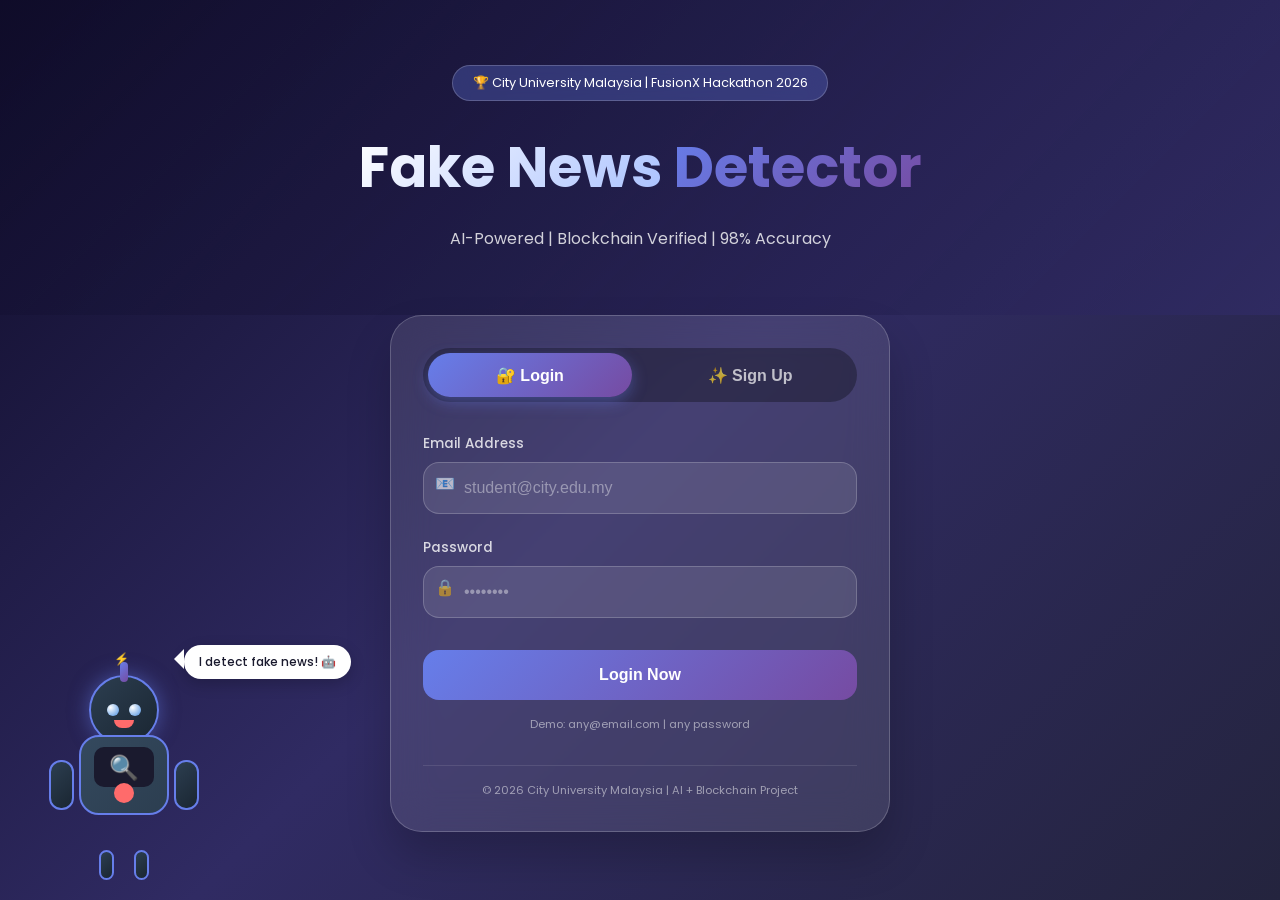
<file: index.html>
<!DOCTYPE html>
<html lang="en">
<head>
    <meta charset="UTF-8">
    <meta name="viewport" content="width=device-width, initial-scale=1.0">
    <title>Fake News Detector | City University</title>
    <link rel="stylesheet" href="style.css">
    <link href="https://fonts.googleapis.com/css2?family=Poppins:wght@300;400;500;600;700&display=swap" rel="stylesheet">
</head>
<body>
    <div class="particles" id="particles"></div>
    
    <div class="robot-container">
        <div class="robot">
            <div class="robot-head">
                <div class="robot-face">
                    <div class="robot-eye left-eye"></div>
                    <div class="robot-eye right-eye"></div>
                    <div class="robot-mouth"></div>
                </div>
                <div class="robot-antenna"></div>
            </div>
            <div class="robot-body">
                <div class="robot-screen" id="robotScreen">🔍</div>
                <div class="robot-button"></div>
            </div>
            <div class="robot-arm left-arm"></div>
            <div class="robot-arm right-arm"></div>
            <div class="robot-legs">
                <div class="robot-leg"></div>
                <div class="robot-leg"></div>
            </div>
        </div>
        <div class="robot-bubble" id="robotBubble">I detect fake news! 🤖</div>
    </div>

    <div class="hero-section">
        <div class="hero-overlay"></div>
        <div class="hero-content">
            <div class="hero-badge">🏆 City University Malaysia | FusionX Hackathon 2026</div>
            <h1 class="hero-title">
                <span class="glow-text">Fake News</span>
                <span class="gradient-text">Detector</span>
            </h1>
            <p class="hero-subtitle">AI-Powered | Blockchain Verified | 98% Accuracy</p>
        </div>
    </div>

    <div class="login-section-wrapper">
        <div class="login-card-modern">
            <div class="login-header">
                <div class="login-tabs-modern">
                    <button class="tab-btn-modern active" data-tab="login">🔐 Login</button>
                    <button class="tab-btn-modern" data-tab="signup">✨ Sign Up</button>
                </div>
            </div>

            <div id="login-form" class="auth-form active">
                <div class="input-group">
                    <label>Email Address</label>
                    <input type="email" id="login-email" placeholder="student@city.edu.my">
                    <span class="input-icon">📧</span>
                </div>
                <div class="input-group">
                    <label>Password</label>
                    <input type="password" id="login-password" placeholder="••••••••">
                    <span class="input-icon">🔒</span>
                </div>
                <button class="auth-btn" id="login-btn">Login Now</button>
                <p class="demo-hint">Demo: any@email.com | any password</p>
            </div>

            <div id="signup-form" class="auth-form">
                <div class="input-group">
                    <label>Full Name</label>
                    <input type="text" id="signup-name" placeholder="John Doe">
                    <span class="input-icon">👤</span>
                </div>
                <div class="input-group">
                    <label>Email Address</label>
                    <input type="email" id="signup-email" placeholder="student@city.edu.my">
                    <span class="input-icon">📧</span>
                </div>
                <div class="input-group">
                    <label>Password</label>
                    <input type="password" id="signup-password" placeholder="Create a strong password">
                    <span class="input-icon">🔒</span>
                </div>
                <div class="input-group">
                    <label>Confirm Password</label>
                    <input type="password" id="signup-confirm" placeholder="Confirm your password">
                    <span class="input-icon">✓</span>
                </div>
                <button class="auth-btn" id="signup-btn">Create Account</button>
            </div>

            <div class="login-footer">
                <p>© 2026 City University Malaysia | AI + Blockchain Project</p>
            </div>
        </div>
    </div>

    <script src="script.js"></script>
</body>
</html>
</file>
<file: style.css>
* {
    margin: 0;
    padding: 0;
    box-sizing: border-box;
}

body {
    font-family: 'Poppins', sans-serif;
    background: linear-gradient(135deg, #0f0c29 0%, #302b63 50%, #24243e 100%);
    min-height: 100vh;
    color: white;
}

/* ========== ANIMATED PARTICLES BACKGROUND ========== */
.particles {
    position: fixed;
    top: 0;
    left: 0;
    width: 100%;
    height: 100%;
    z-index: 0;
    pointer-events: none;
}

.particle {
    position: absolute;
    background: rgba(102, 126, 234, 0.5);
    border-radius: 50%;
    pointer-events: none;
    animation: floatParticle linear infinite;
}

@keyframes floatParticle {
    0% {
        transform: translateY(100vh) rotate(0deg);
        opacity: 0;
    }
    10% {
        opacity: 1;
    }
    90% {
        opacity: 1;
    }
    100% {
        transform: translateY(-20vh) rotate(360deg);
        opacity: 0;
    }
}

/* ========== ROBOT CHARACTER ========== */
.robot-container {
    position: fixed;
    bottom: 5%;
    left: 5%;
    z-index: 100;
    cursor: pointer;
    transition: transform 0.3s ease;
}

.robot-container:hover {
    transform: scale(1.05);
}

.robot {
    position: relative;
    width: 120px;
    height: 180px;
    animation: robotFloat 3s ease-in-out infinite;
}

@keyframes robotFloat {
    0%, 100% { transform: translateY(0px); }
    50% { transform: translateY(-10px); }
}

/* Robot Head */
.robot-head {
    position: absolute;
    top: 0;
    left: 50%;
    transform: translateX(-50%);
    width: 70px;
    height: 70px;
    background: linear-gradient(135deg, #2c3e50 0%, #1a2632 100%);
    border-radius: 50%;
    border: 2px solid #667eea;
    box-shadow: 0 0 20px rgba(102,126,234,0.5);
    animation: headGlow 2s ease-in-out infinite;
}

@keyframes headGlow {
    0%, 100% { box-shadow: 0 0 10px rgba(102,126,234,0.3); }
    50% { box-shadow: 0 0 25px rgba(102,126,234,0.8); }
}

.robot-face {
    position: relative;
    width: 100%;
    height: 100%;
    display: flex;
    justify-content: center;
    align-items: center;
    gap: 10px;
}

.robot-eye {
    width: 12px;
    height: 12px;
    background: #fff;
    border-radius: 50%;
    animation: blink 4s infinite;
}

@keyframes blink {
    0%, 90%, 100% { transform: scaleY(1); }
    95% { transform: scaleY(0.1); }
}

.left-eye, .right-eye {
    background: radial-gradient(circle at 30% 30%, #fff, #4a90e2);
}

.robot-mouth {
    position: absolute;
    bottom: 15px;
    left: 50%;
    transform: translateX(-50%);
    width: 20px;
    height: 8px;
    background: #ff6b6b;
    border-radius: 0 0 10px 10px;
    transition: all 0.3s;
}

.robot-container:hover .robot-mouth {
    width: 25px;
    background: #ff8787;
}

.robot-antenna {
    position: absolute;
    top: -15px;
    left: 50%;
    transform: translateX(-50%);
    width: 8px;
    height: 20px;
    background: linear-gradient(135deg, #667eea, #764ba2);
    border-radius: 4px;
}

.robot-antenna::before {
    content: "⚡";
    position: absolute;
    top: -12px;
    left: -6px;
    font-size: 12px;
    animation: spark 1s infinite;
}

@keyframes spark {
    0%, 100% { opacity: 0.5; transform: scale(0.8); }
    50% { opacity: 1; transform: scale(1.2); }
}

.robot-body {
    position: absolute;
    top: 60px;
    left: 50%;
    transform: translateX(-50%);
    width: 90px;
    height: 80px;
    background: linear-gradient(135deg, #34495e 0%, #2c3e50 100%);
    border-radius: 20px;
    border: 2px solid #667eea;
}

.robot-screen {
    position: absolute;
    top: 10px;
    left: 50%;
    transform: translateX(-50%);
    width: 60px;
    height: 40px;
    background: #1a1a2e;
    border-radius: 10px;
    display: flex;
    align-items: center;
    justify-content: center;
    font-size: 24px;
    animation: screenPulse 1.5s ease-in-out infinite;
}

@keyframes screenPulse {
    0%, 100% { box-shadow: 0 0 5px rgba(102,126,234,0.5); }
    50% { box-shadow: 0 0 15px rgba(102,126,234,0.8); }
}

.robot-button {
    position: absolute;
    bottom: 10px;
    left: 50%;
    transform: translateX(-50%);
    width: 20px;
    height: 20px;
    background: #ff6b6b;
    border-radius: 50%;
    animation: buttonPulse 1s infinite;
}

@keyframes buttonPulse {
    0%, 100% { transform: translateX(-50%) scale(1); background: #ff6b6b; }
    50% { transform: translateX(-50%) scale(1.2); background: #ff8787; }
}

.robot-arm {
    position: absolute;
    top: 85px;
    width: 25px;
    height: 50px;
    background: linear-gradient(135deg, #2c3e50, #1a2632);
    border-radius: 12px;
    border: 2px solid #667eea;
}

.left-arm {
    left: -15px;
    transform-origin: top right;
    animation: armSwingLeft 2s ease-in-out infinite;
}

.right-arm {
    right: -15px;
    transform-origin: top left;
    animation: armSwingRight 2s ease-in-out infinite;
}

@keyframes armSwingLeft {
    0%, 100% { transform: rotate(0deg); }
    50% { transform: rotate(-15deg); }
}

@keyframes armSwingRight {
    0%, 100% { transform: rotate(0deg); }
    50% { transform: rotate(15deg); }
}

.robot-legs {
    position: absolute;
    bottom: -25px;
    left: 50%;
    transform: translateX(-50%);
    display: flex;
    gap: 20px;
}

.robot-leg {
    width: 15px;
    height: 30px;
    background: linear-gradient(135deg, #2c3e50, #1a2632);
    border-radius: 8px;
    border: 2px solid #667eea;
    animation: legWalk 1s ease-in-out infinite;
}

.robot-leg:first-child {
    animation-delay: 0s;
}

.robot-leg:last-child {
    animation-delay: 0.5s;
}

@keyframes legWalk {
    0%, 100% { transform: translateY(0px); }
    50% { transform: translateY(-5px); }
}

.robot-bubble {
    position: absolute;
    top: -30px;
    left: 120px;
    background: white;
    color: #1a1a2e;
    padding: 8px 15px;
    border-radius: 20px;
    font-size: 12px;
    font-weight: 500;
    white-space: nowrap;
    animation: bubblePop 0.5s ease-out, bubbleFloat 3s ease-in-out infinite;
    box-shadow: 0 5px 15px rgba(0,0,0,0.2);
}

.robot-bubble::before {
    content: '';
    position: absolute;
    left: -10px;
    bottom: 10px;
    width: 0;
    height: 0;
    border: 10px solid transparent;
    border-right-color: white;
    border-left: 0;
}

@keyframes bubblePop {
    0% { transform: scale(0); opacity: 0; }
    80% { transform: scale(1.1); }
    100% { transform: scale(1); opacity: 1; }
}

@keyframes bubbleFloat {
    0%, 100% { transform: translateY(0px); }
    50% { transform: translateY(-5px); }
}

/* ========== HERO SECTION ========== */
.hero-section {
    position: relative;
    height: 35vh;
    display: flex;
    align-items: center;
    justify-content: center;
    text-align: center;
    overflow: hidden;
    z-index: 1;
}

.hero-overlay {
    position: absolute;
    top: 0;
    left: 0;
    right: 0;
    bottom: 0;
    background: linear-gradient(135deg, rgba(15,12,41,0.8) 0%, rgba(48,43,99,0.9) 100%);
    z-index: 1;
}

.hero-content {
    position: relative;
    z-index: 2;
}

.hero-badge {
    background: rgba(102, 126, 234, 0.3);
    backdrop-filter: blur(10px);
    display: inline-block;
    padding: 0.5rem 1.2rem;
    border-radius: 50px;
    font-size: 0.8rem;
    margin-bottom: 1.5rem;
    border: 1px solid rgba(255,255,255,0.2);
}

.hero-title {
    font-size: 3.5rem;
    font-weight: 700;
    margin-bottom: 1rem;
}

.glow-text {
    background: linear-gradient(135deg, #fff 0%, #a8c0ff 100%);
    -webkit-background-clip: text;
    -webkit-text-fill-color: transparent;
    background-clip: text;
}

.gradient-text {
    background: linear-gradient(135deg, #667eea 0%, #764ba2 100%);
    -webkit-background-clip: text;
    -webkit-text-fill-color: transparent;
    background-clip: text;
}

.hero-subtitle {
    color: rgba(255,255,255,0.8);
    font-size: 1rem;
}

/* ========== LOGIN CARD ========== */
.login-section-wrapper {
    display: flex;
    justify-content: center;
    align-items: center;
    padding: 2rem;
    margin-top: -2rem;
    z-index: 2;
    position: relative;
}

.login-card-modern {
    background: rgba(255, 255, 255, 0.1);
    backdrop-filter: blur(20px);
    border-radius: 32px;
    padding: 2rem;
    width: 100%;
    max-width: 500px;
    border: 1px solid rgba(255, 255, 255, 0.2);
    box-shadow: 0 25px 45px rgba(0,0,0,0.2);
}

.login-header {
    margin-bottom: 2rem;
}

.login-tabs-modern {
    display: flex;
    gap: 1rem;
    background: rgba(0,0,0,0.3);
    border-radius: 60px;
    padding: 0.3rem;
}

.tab-btn-modern {
    flex: 1;
    background: transparent;
    border: none;
    padding: 0.8rem;
    border-radius: 60px;
    color: rgba(255,255,255,0.7);
    font-weight: 600;
    cursor: pointer;
    transition: all 0.3s;
    font-size: 1rem;
}

.tab-btn-modern.active {
    background: linear-gradient(135deg, #667eea 0%, #764ba2 100%);
    color: white;
    box-shadow: 0 5px 15px rgba(102,126,234,0.4);
}

.auth-form {
    display: none;
}

.auth-form.active {
    display: block;
    animation: fadeIn 0.5s ease;
}

.input-group {
    position: relative;
    margin-bottom: 1.5rem;
}

.input-group label {
    display: block;
    margin-bottom: 0.5rem;
    font-size: 0.85rem;
    color: rgba(255,255,255,0.8);
    font-weight: 500;
}

.input-group input {
    width: 100%;
    padding: 1rem 1rem 1rem 2.5rem;
    background: rgba(255,255,255,0.1);
    border: 1px solid rgba(255,255,255,0.2);
    border-radius: 16px;
    color: white;
    font-size: 1rem;
    transition: all 0.3s;
}

.input-group input:focus {
    outline: none;
    border-color: #667eea;
    background: rgba(255,255,255,0.15);
}

.input-group input::placeholder {
    color: rgba(255,255,255,0.4);
}

.input-icon {
    position: absolute;
    left: 12px;
    bottom: 18px;
    font-size: 1rem;
    opacity: 0.6;
}

.auth-btn {
    width: 100%;
    padding: 1rem;
    background: linear-gradient(135deg, #667eea 0%, #764ba2 100%);
    border: none;
    border-radius: 16px;
    color: white;
    font-size: 1rem;
    font-weight: 600;
    cursor: pointer;
    transition: all 0.3s;
    margin-top: 0.5rem;
}

.auth-btn:hover {
    transform: translateY(-2px);
    box-shadow: 0 10px 25px rgba(102,126,234,0.4);
}

.demo-hint {
    text-align: center;
    margin-top: 1rem;
    font-size: 0.7rem;
    color: rgba(255,255,255,0.5);
}

.login-footer {
    text-align: center;
    margin-top: 2rem;
    padding-top: 1rem;
    border-top: 1px solid rgba(255,255,255,0.1);
    font-size: 0.7rem;
    color: rgba(255,255,255,0.5);
}

@keyframes fadeIn {
    from { opacity: 0; transform: translateY(10px); }
    to { opacity: 1; transform: translateY(0); }
}

/* ========== DASHBOARD SIDEBAR ========== */
.dashboard {
    display: flex;
    min-height: 100vh;
}

.dashboard-sidebar {
    width: 280px;
    background: rgba(0, 0, 0, 0.5);
    backdrop-filter: blur(20px);
    border-right: 1px solid rgba(255,255,255,0.1);
    display: flex;
    flex-direction: column;
    position: fixed;
    height: 100vh;
    left: 0;
    top: 0;
}

.sidebar-logo {
    padding: 2rem 1.5rem;
    display: flex;
    align-items: center;
    gap: 0.8rem;
    border-bottom: 1px solid rgba(255,255,255,0.1);
}

.logo-icon {
    font-size: 2rem;
}

.logo-text h2 {
    font-size: 1.2rem;
    line-height: 1.2;
    color: white;
}

.logo-text span {
    font-size: 0.7rem;
    color: rgba(255,255,255,0.6);
}

.sidebar-user {
    padding: 1.5rem;
    display: flex;
    align-items: center;
    gap: 1rem;
    border-bottom: 1px solid rgba(255,255,255,0.1);
}

.user-avatar {
    width: 50px;
    height: 50px;
    background: linear-gradient(135deg, #667eea 0%, #764ba2 100%);
    border-radius: 50%;
    display: flex;
    align-items: center;
    justify-content: center;
    font-size: 1.5rem;
}

.user-details h4 {
    font-size: 1rem;
    color: white;
    margin-bottom: 0.2rem;
}

.user-details p {
    font-size: 0.7rem;
    color: rgba(255,255,255,0.6);
}

.sidebar-nav {
    flex: 1;
    padding: 1.5rem 0;
}

.nav-link {
    display: flex;
    align-items: center;
    gap: 1rem;
    padding: 0.8rem 1.5rem;
    color: rgba(255,255,255,0.7);
    text-decoration: none;
    transition: all 0.3s;
    margin: 0.2rem 0.5rem;
    border-radius: 12px;
}

.nav-link:hover {
    background: rgba(255,255,255,0.1);
    color: white;
}

.nav-link.active {
    background: linear-gradient(135deg, #667eea 0%, #764ba2 100%);
    color: white;
}

.nav-icon {
    font-size: 1.2rem;
}

.sidebar-footer {
    padding: 1rem;
    border-top: 1px solid rgba(255,255,255,0.1);
}

.sidebar-btn {
    width: 100%;
    padding: 0.8rem;
    background: rgba(255,255,255,0.1);
    border: none;
    border-radius: 12px;
    color: white;
    cursor: pointer;
    margin-bottom: 0.5rem;
    font-weight: 500;
    transition: all 0.3s;
}

.sidebar-btn:hover {
    background: rgba(255,255,255,0.2);
}

.sidebar-btn.danger:hover {
    background: #dc3545;
}

.university-credit {
    text-align: center;
    margin-top: 1rem;
    padding-top: 1rem;
    font-size: 0.6rem;
    color: rgba(255,255,255,0.4);
    line-height: 1.4;
}

.dashboard-main {
    flex: 1;
    margin-left: 280px;
    padding: 2rem;
}

.page-content {
    display: none;
}

.page-content.active {
    display: block;
    animation: fadeIn 0.3s ease;
}

.page-header h1 {
    font-size: 2rem;
    margin-bottom: 0.5rem;
    color: white;
}

.page-header p {
    color: rgba(255,255,255,0.7);
}

.input-card {
    background: rgba(255,255,255,0.05);
    border-radius: 24px;
    padding: 1.5rem;
    border: 1px solid rgba(255,255,255,0.1);
    margin-top: 1.5rem;
}

.url-input-group {
    display: flex;
    gap: 0.5rem;
    margin-bottom: 1rem;
}

.url-input-group input {
    flex: 1;
    padding: 0.8rem;
    background: rgba(255,255,255,0.1);
    border: 1px solid rgba(255,255,255,0.2);
    border-radius: 12px;
    color: white;
}

textarea {
    width: 100%;
    padding: 1rem;
    background: rgba(255,255,255,0.1);
    border: 1px solid rgba(255,255,255,0.2);
    border-radius: 16px;
    color: white;
    font-size: 1rem;
    resize: vertical;
    margin-bottom: 0.5rem;
}

textarea:focus {
    outline: none;
    border-color: #667eea;
}

.input-stats {
    display: flex;
    gap: 1rem;
    margin-bottom: 1rem;
    font-size: 0.7rem;
    color: rgba(255,255,255,0.5);
}

.btn-primary {
    width: 100%;
    padding: 1rem;
    background: linear-gradient(135deg, #667eea 0%, #764ba2 100%);
    border: none;
    border-radius: 16px;
    color: white;
    font-size: 1rem;
    font-weight: 600;
    cursor: pointer;
    transition: all 0.3s;
}

.btn-primary:hover {
    transform: translateY(-2px);
    box-shadow: 0 10px 25px rgba(102,126,234,0.4);
}

.btn-outline {
    padding: 0.8rem 1.5rem;
    background: transparent;
    border: 1px solid rgba(255,255,255,0.3);
    border-radius: 12px;
    color: white;
    cursor: pointer;
}

.result-card, .source-card, .blockchain-card {
    margin-top: 1rem;
    padding: 1rem;
    border-radius: 16px;
    text-align: center;
}

.result-fake {
    background: rgba(220, 53, 69, 0.2);
    border: 1px solid #dc3545;
}

.result-real {
    background: rgba(40, 167, 69, 0.2);
    border: 1px solid #28a745;
}

.result-text {
    font-size: 1.5rem;
    font-weight: bold;
    margin-bottom: 0.5rem;
}

.result-confidence {
    font-size: 0.8rem;
}

.action-buttons {
    display: flex;
    gap: 1rem;
    margin-top: 1rem;
}

.btn-secondary {
    flex: 1;
    padding: 0.6rem;
    background: rgba(255,255,255,0.1);
    border: none;
    border-radius: 12px;
    color: white;
    cursor: pointer;
}

.history-list {
    display: flex;
    flex-direction: column;
    gap: 0.5rem;
    margin-top: 1rem;
}

.history-item {
    background: rgba(255,255,255,0.05);
    padding: 0.8rem;
    border-radius: 12px;
    display: flex;
    justify-content: space-between;
    align-items: center;
}

.history-badge-fake {
    background: rgba(220,53,69,0.3);
    padding: 0.2rem 0.6rem;
    border-radius: 20px;
    font-size: 0.7rem;
    color: #ff6b6b;
}

.history-badge-real {
    background: rgba(40,167,69,0.3);
    padding: 0.2rem 0.6rem;
    border-radius: 20px;
    font-size: 0.7rem;
    color: #6bff6b;
}

.stats-grid {
    display: grid;
    grid-template-columns: repeat(auto-fit, minmax(180px, 1fr));
    gap: 1rem;
    margin-top: 1.5rem;
}

.stat-card {
    background: rgba(255,255,255,0.05);
    padding: 1.2rem;
    border-radius: 16px;
    text-align: center;
}

.stat-icon {
    font-size: 1.8rem;
    margin-bottom: 0.5rem;
}

.stat-number {
    font-size: 1.8rem;
    font-weight: bold;
    color: #667eea;
}

.stat-label {
    font-size: 0.7rem;
    color: rgba(255,255,255,0.6);
}

.settings-card {
    background: rgba(255,255,255,0.05);
    border-radius: 16px;
    padding: 1.2rem;
    margin-top: 1rem;
}

.setting-row {
    display: flex;
    justify-content: space-between;
    align-items: center;
    padding: 0.8rem 0;
    border-bottom: 1px solid rgba(255,255,255,0.1);
}

.setting-row:last-child {
    border-bottom: none;
}

.setting-row h4 {
    color: white;
    font-size: 0.9rem;
}

.setting-row p {
    font-size: 0.7rem;
    color: rgba(255,255,255,0.5);
}

.toggle-btn {
    padding: 0.4rem 0.8rem;
    background: rgba(255,255,255,0.1);
    border: none;
    border-radius: 20px;
    color: white;
    cursor: pointer;
    font-size: 0.8rem;
}

.badge-success {
    background: rgba(40,167,69,0.3);
    padding: 0.2rem 0.6rem;
    border-radius: 20px;
    font-size: 0.7rem;
    color: #6bff6b;
}

.btn-outline-sm {
    padding: 0.4rem 0.8rem;
    background: transparent;
    border: 1px solid rgba(255,255,255,0.3);
    border-radius: 8px;
    color: white;
    cursor: pointer;
    font-size: 0.7rem;
}

.share-modal {
    position: fixed;
    top: 0;
    left: 0;
    width: 100%;
    height: 100%;
    background: rgba(0,0,0,0.8);
    display: flex;
    justify-content: center;
    align-items: center;
    z-index: 1000;
}

.share-modal-content {
    background: #1a1a2e;
    padding: 1.5rem;
    border-radius: 16px;
    text-align: center;
    min-width: 220px;
}

.share-modal-content h3 {
    color: white;
    margin-bottom: 1rem;
}

.share-modal-content button {
    width: 100%;
    margin: 5px 0;
    padding: 8px;
}

.loading {
    text-align: center;
    padding: 1rem;
    color: white;
}

@media (max-width: 768px) {
    .dashboard-sidebar {
        width: 70px;
    }
    .sidebar-logo .logo-text, .user-details, .nav-link span:last-child {
        display: none;
    }
    .dashboard-main {
        margin-left: 70px;
    }
    .hero-title {
        font-size: 2rem;
    }
    .robot-container {
        transform: scale(0.6);
        bottom: -20px;
        left: -20px;
    }
    .robot-bubble {
        font-size: 8px;
        white-space: normal;
        width: 80px;
        left: 80px;
    }
}
</file>
